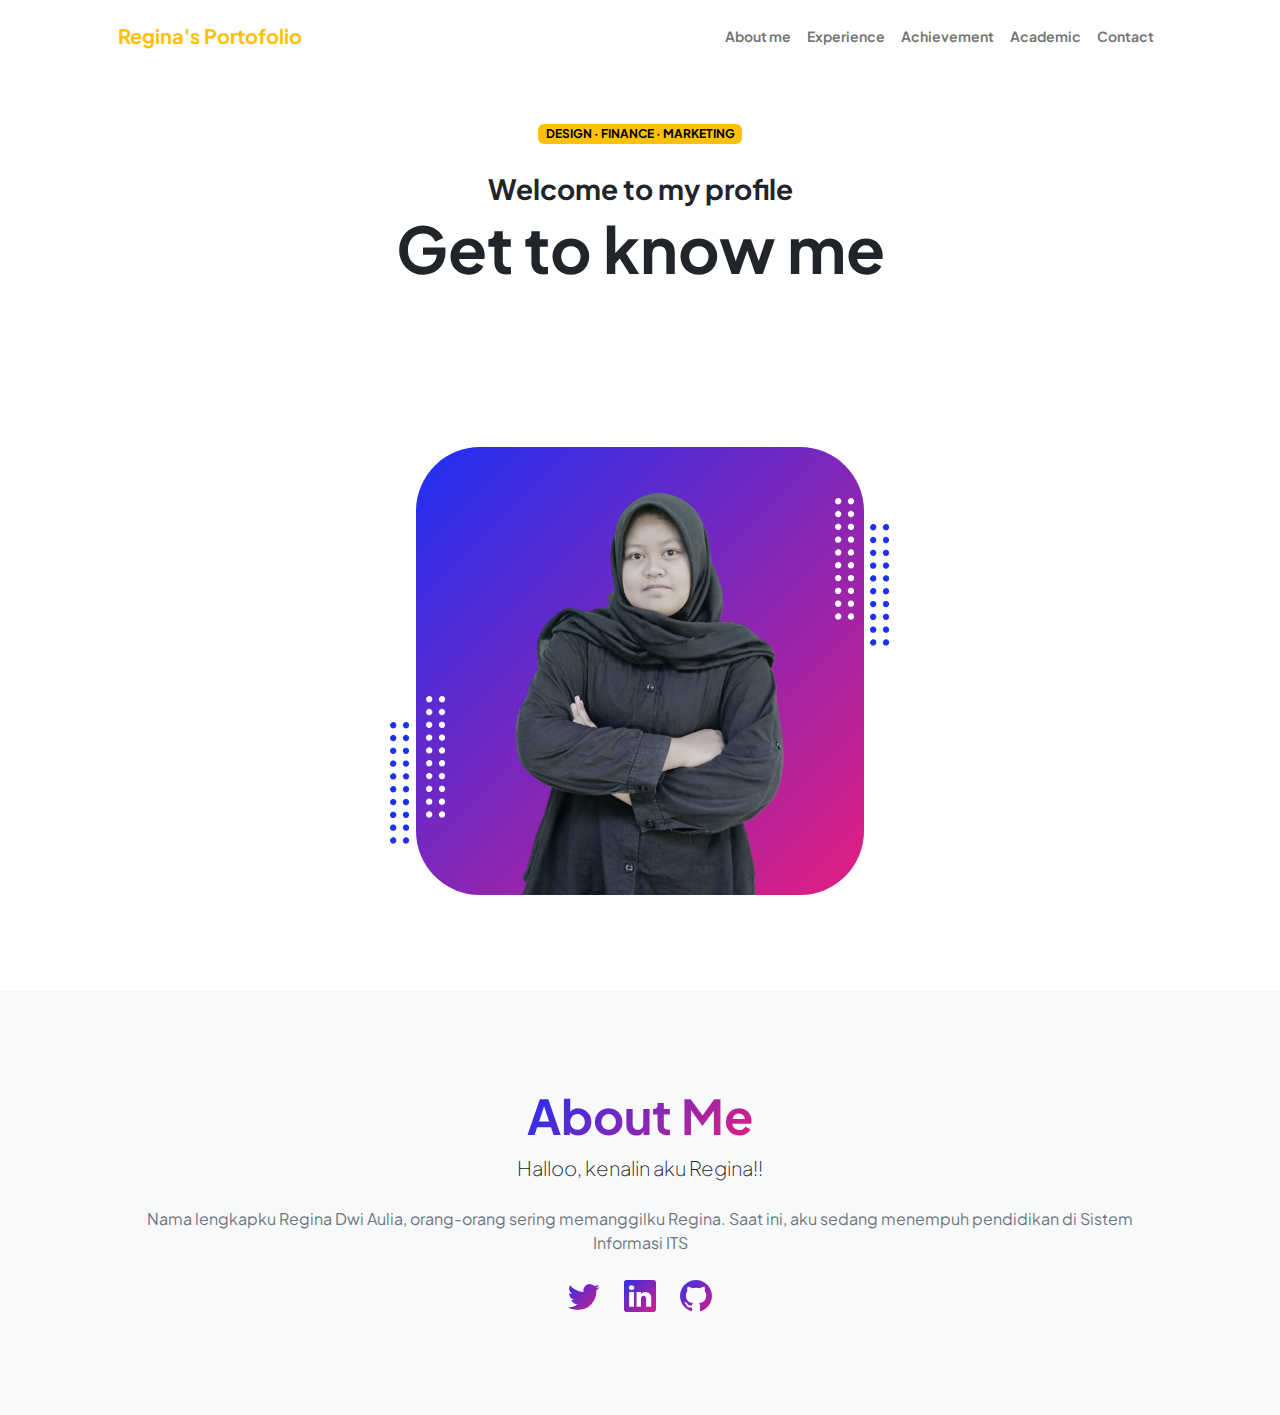
<file: index.html>
<!DOCTYPE html>
<html lang="en">
    <head>
        <meta charset="utf-8" />
        <meta name="viewport" content="width=device-width, initial-scale=1, shrink-to-fit=no" />
        <meta name="description" content="" />
        <meta name="author" content="" />
        <title>Personal - Start Bootstrap Theme</title>
        <!-- Favicon-->
        <link rel="icon" type="image/x-icon" href="assets/favicon.ico" />
        <!-- Custom Google font-->
        <link rel="preconnect" href="https://fonts.googleapis.com" />
        <link rel="preconnect" href="https://fonts.gstatic.com" crossorigin />
        <link href="https://fonts.googleapis.com/css2?family=Plus+Jakarta+Sans:wght@100;200;300;400;500;600;700;800;900&amp;display=swap" rel="stylesheet" />
        <!-- Bootstrap icons-->
        <link href="https://cdn.jsdelivr.net/npm/bootstrap-icons@1.8.1/font/bootstrap-icons.css" rel="stylesheet" />
        <!-- Core theme CSS (includes Bootstrap)-->
        <link href="css/styles.css" rel="stylesheet" />
    </head>
    <body class="d-flex flex-column h-100">
        <main class="flex-shrink-0">
            <!-- Navigation-->
            <nav class="navbar navbar-expand-lg navbar-light bg-white py-3">
                <div class="container px-5">
                    <a class="navbar-brand" href="index.html"><span class="fw-bolder text-warning">Regina's Portofolio</span></a>
                    <button class="navbar-toggler" type="button" data-bs-toggle="collapse" data-bs-target="#navbarSupportedContent" aria-controls="navbarSupportedContent" aria-expanded="false" aria-label="Toggle navigation"><span class="navbar-toggler-icon"></span></button>
                    <div class="collapse navbar-collapse" id="navbarSupportedContent">
                        <ul class="navbar-nav ms-auto mb-2 mb-lg-0 small fw-bolder">
                            <li class="nav-item"><a class="nav-link" href="index.html">About me</a></li>
                            <li class="nav-item"><a class="nav-link" href="resume.html">Experience</a></li>
                            <li class="nav-item"><a class="nav-link" href="projects.html">Achievement</a></li>
                            <li class="nav-item"><a class="nav-link" href="academic.html">Academic</a></li>
                            <li class="nav-item"><a class="nav-link" href="contact.html">Contact</a></li>
                        </ul>
                    </div>
                </div>
            </nav>
            <!-- Header-->
            <header class="py-5">
                <div class="container px-5 pb-5">
                    <div class="row gx-5 align-items-center">
                        <div class="col-xxl-5">
                            <!-- Header text content-->
                            <div class="text-center text-xxl-start">
                                <div class="badge bg-gradient-warning-to-secondary text-bg-warning mb-4"><div class="text-uppercase">Design &middot; Finance &middot; Marketing</div></div>
                                <div class="fs-3 fw-bold text">Welcome to my profile</div>
                                <h1 class="display-3 fw-bolder mb-5"><span style="back;" class=" d-inline">Get to know me</span></h1>
                            </div>
                        </div>
                        <div class="col-xxl-7">
                            <!-- Header profile picture-->
                            <div class="d-flex justify-content-center mt-5 mt-xxl-0">
                                <div class="profile bg-gradient-primary-to-secondary">
                                    <!-- TIP: For best results, use a photo with a transparent background like the demo example below-->
                                    <!-- Watch a tutorial on how to do this on YouTube (link)-->
                                    <img class="profile-img" src="assets/fotogina.png" alt="..." />
                                    <div class="dots-1">
                                        <!-- SVG Dots-->
                                        <svg version="1.1" xmlns="http://www.w3.org/2000/svg" xmlns:xlink="http://www.w3.org/1999/xlink" x="0px" y="0px" viewBox="0 0 191.6 1215.4" style="enable-background: new 0 0 191.6 1215.4" xml:space="preserve">
                                            <g transform="translate(0.000000,1280.000000) scale(0.100000,-0.100000)">
                                                <path d="M227.7,12788.6c-105-35-200-141-222-248c-43-206,163-412,369-369c155,32,275,190,260,339c-11,105-90,213-190,262        C383.7,12801.6,289.7,12808.6,227.7,12788.6z"></path>
                                                <path d="M1507.7,12788.6c-151-50-253-216-222-362c25-119,136-230,254-255c194-41,395,142,375,339c-11,105-90,213-190,262        C1663.7,12801.6,1569.7,12808.6,1507.7,12788.6z"></path>
                                                <path d="M227.7,11508.6c-105-35-200-141-222-248c-43-206,163-412,369-369c155,32,275,190,260,339c-11,105-90,213-190,262        C383.7,11521.6,289.7,11528.6,227.7,11508.6z"></path>
                                                <path d="M1507.7,11508.6c-151-50-253-216-222-362c25-119,136-230,254-255c194-41,395,142,375,339c-11,105-90,213-190,262        C1663.7,11521.6,1569.7,11528.6,1507.7,11508.6z"></path>
                                                <path d="M227.7,10228.6c-105-35-200-141-222-248c-43-206,163-412,369-369c155,32,275,190,260,339c-11,105-90,213-190,262        C383.7,10241.6,289.7,10248.6,227.7,10228.6z"></path>
                                                <path d="M1507.7,10228.6c-105-35-200-141-222-248c-43-206,163-412,369-369c155,32,275,190,260,339c-11,105-90,213-190,262        C1663.7,10241.6,1569.7,10248.6,1507.7,10228.6z"></path>
                                                <path d="M227.7,8948.6c-105-35-200-141-222-248c-43-206,163-412,369-369c155,32,275,190,260,339c-11,105-90,213-190,262        C383.7,8961.6,289.7,8968.6,227.7,8948.6z"></path>
                                                <path d="M1507.7,8948.6c-105-35-200-141-222-248c-43-206,163-412,369-369c155,32,275,190,260,339c-11,105-90,213-190,262        C1663.7,8961.6,1569.7,8968.6,1507.7,8948.6z"></path>
                                                <path d="M227.7,7668.6c-105-35-200-141-222-248c-43-206,163-412,369-369c155,32,275,190,260,339c-11,105-90,213-190,262        C383.7,7681.6,289.7,7688.6,227.7,7668.6z"></path>
                                                <path d="M1507.7,7668.6c-105-35-200-141-222-248c-43-206,163-412,369-369c155,32,275,190,260,339c-11,105-90,213-190,262        C1663.7,7681.6,1569.7,7688.6,1507.7,7668.6z"></path>
                                                <path d="M227.7,6388.6c-105-35-200-141-222-248c-43-206,163-412,369-369c155,32,275,190,260,339c-11,105-90,213-190,262        C383.7,6401.6,289.7,6408.6,227.7,6388.6z"></path>
                                                <path d="M1507.7,6388.6c-105-35-200-141-222-248c-43-206,163-412,369-369c155,32,275,190,260,339c-11,105-90,213-190,262        C1663.7,6401.6,1569.7,6408.6,1507.7,6388.6z"></path>
                                                <path d="M227.7,5108.6c-105-35-200-141-222-248c-43-206,163-412,369-369c155,32,275,190,260,339c-11,105-90,213-190,262        C383.7,5121.6,289.7,5128.6,227.7,5108.6z"></path>
                                                <path d="M1507.7,5108.6c-105-35-200-141-222-248c-43-206,163-412,369-369c155,32,275,190,260,339c-11,105-90,213-190,262        C1663.7,5121.6,1569.7,5128.6,1507.7,5108.6z"></path>
                                                <path d="M227.7,3828.6c-105-35-200-141-222-248c-43-206,163-412,369-369c155,32,275,190,260,339c-11,105-90,213-190,262        C383.7,3841.6,289.7,3848.6,227.7,3828.6z"></path>
                                                <path d="M1507.7,3828.6c-105-35-200-141-222-248c-43-206,163-412,369-369c155,32,275,190,260,339c-11,105-90,213-190,262        C1663.7,3841.6,1569.7,3848.6,1507.7,3828.6z"></path>
                                                <path d="M227.7,2548.6c-105-35-200-141-222-248c-43-206,163-412,369-369c155,32,275,190,260,339c-11,105-90,213-190,262        C383.7,2561.6,289.7,2568.6,227.7,2548.6z"></path>
                                                <path d="M1507.7,2548.6c-105-35-200-141-222-248c-43-206,163-412,369-369c155,32,275,190,260,339c-11,105-90,213-190,262        C1663.7,2561.6,1569.7,2568.6,1507.7,2548.6z"></path>
                                                <path d="M227.7,1268.6c-105-35-200-141-222-248c-43-206,163-412,369-369c155,32,275,190,260,339c-11,105-90,213-190,262        C383.7,1281.6,289.7,1288.6,227.7,1268.6z"></path>
                                                <path d="M1507.7,1268.6c-105-35-200-141-222-248c-43-206,163-412,369-369c155,32,275,190,260,339c-11,105-90,213-190,262        C1663.7,1281.6,1569.7,1288.6,1507.7,1268.6z"></path>
                                            </g>
                                        </svg>
                                        <!-- END of SVG dots-->
                                    </div>
                                    <div class="dots-2">
                                        <!-- SVG Dots-->
                                        <svg version="1.1" xmlns="http://www.w3.org/2000/svg" xmlns:xlink="http://www.w3.org/1999/xlink" x="0px" y="0px" viewBox="0 0 191.6 1215.4" style="enable-background: new 0 0 191.6 1215.4" xml:space="preserve">
                                            <g transform="translate(0.000000,1280.000000) scale(0.100000,-0.100000)">
                                                <path d="M227.7,12788.6c-105-35-200-141-222-248c-43-206,163-412,369-369c155,32,275,190,260,339c-11,105-90,213-190,262        C383.7,12801.6,289.7,12808.6,227.7,12788.6z"></path>
                                                <path d="M1507.7,12788.6c-151-50-253-216-222-362c25-119,136-230,254-255c194-41,395,142,375,339c-11,105-90,213-190,262        C1663.7,12801.6,1569.7,12808.6,1507.7,12788.6z"></path>
                                                <path d="M227.7,11508.6c-105-35-200-141-222-248c-43-206,163-412,369-369c155,32,275,190,260,339c-11,105-90,213-190,262        C383.7,11521.6,289.7,11528.6,227.7,11508.6z"></path>
                                                <path d="M1507.7,11508.6c-151-50-253-216-222-362c25-119,136-230,254-255c194-41,395,142,375,339c-11,105-90,213-190,262        C1663.7,11521.6,1569.7,11528.6,1507.7,11508.6z"></path>
                                                <path d="M227.7,10228.6c-105-35-200-141-222-248c-43-206,163-412,369-369c155,32,275,190,260,339c-11,105-90,213-190,262        C383.7,10241.6,289.7,10248.6,227.7,10228.6z"></path>
                                                <path d="M1507.7,10228.6c-105-35-200-141-222-248c-43-206,163-412,369-369c155,32,275,190,260,339c-11,105-90,213-190,262        C1663.7,10241.6,1569.7,10248.6,1507.7,10228.6z"></path>
                                                <path d="M227.7,8948.6c-105-35-200-141-222-248c-43-206,163-412,369-369c155,32,275,190,260,339c-11,105-90,213-190,262        C383.7,8961.6,289.7,8968.6,227.7,8948.6z"></path>
                                                <path d="M1507.7,8948.6c-105-35-200-141-222-248c-43-206,163-412,369-369c155,32,275,190,260,339c-11,105-90,213-190,262        C1663.7,8961.6,1569.7,8968.6,1507.7,8948.6z"></path>
                                                <path d="M227.7,7668.6c-105-35-200-141-222-248c-43-206,163-412,369-369c155,32,275,190,260,339c-11,105-90,213-190,262        C383.7,7681.6,289.7,7688.6,227.7,7668.6z"></path>
                                                <path d="M1507.7,7668.6c-105-35-200-141-222-248c-43-206,163-412,369-369c155,32,275,190,260,339c-11,105-90,213-190,262        C1663.7,7681.6,1569.7,7688.6,1507.7,7668.6z"></path>
                                                <path d="M227.7,6388.6c-105-35-200-141-222-248c-43-206,163-412,369-369c155,32,275,190,260,339c-11,105-90,213-190,262        C383.7,6401.6,289.7,6408.6,227.7,6388.6z"></path>
                                                <path d="M1507.7,6388.6c-105-35-200-141-222-248c-43-206,163-412,369-369c155,32,275,190,260,339c-11,105-90,213-190,262        C1663.7,6401.6,1569.7,6408.6,1507.7,6388.6z"></path>
                                                <path d="M227.7,5108.6c-105-35-200-141-222-248c-43-206,163-412,369-369c155,32,275,190,260,339c-11,105-90,213-190,262        C383.7,5121.6,289.7,5128.6,227.7,5108.6z"></path>
                                                <path d="M1507.7,5108.6c-105-35-200-141-222-248c-43-206,163-412,369-369c155,32,275,190,260,339c-11,105-90,213-190,262        C1663.7,5121.6,1569.7,5128.6,1507.7,5108.6z"></path>
                                                <path d="M227.7,3828.6c-105-35-200-141-222-248c-43-206,163-412,369-369c155,32,275,190,260,339c-11,105-90,213-190,262        C383.7,3841.6,289.7,3848.6,227.7,3828.6z"></path>
                                                <path d="M1507.7,3828.6c-105-35-200-141-222-248c-43-206,163-412,369-369c155,32,275,190,260,339c-11,105-90,213-190,262        C1663.7,3841.6,1569.7,3848.6,1507.7,3828.6z"></path>
                                                <path d="M227.7,2548.6c-105-35-200-141-222-248c-43-206,163-412,369-369c155,32,275,190,260,339c-11,105-90,213-190,262        C383.7,2561.6,289.7,2568.6,227.7,2548.6z"></path>
                                                <path d="M1507.7,2548.6c-105-35-200-141-222-248c-43-206,163-412,369-369c155,32,275,190,260,339c-11,105-90,213-190,262        C1663.7,2561.6,1569.7,2568.6,1507.7,2548.6z"></path>
                                                <path d="M227.7,1268.6c-105-35-200-141-222-248c-43-206,163-412,369-369c155,32,275,190,260,339c-11,105-90,213-190,262        C383.7,1281.6,289.7,1288.6,227.7,1268.6z"></path>
                                                <path d="M1507.7,1268.6c-105-35-200-141-222-248c-43-206,163-412,369-369c155,32,275,190,260,339c-11,105-90,213-190,262        C1663.7,1281.6,1569.7,1288.6,1507.7,1268.6z"></path>
                                            </g>
                                        </svg>
                                        <!-- END of SVG dots-->
                                    </div>
                                    <div class="dots-3">
                                        <!-- SVG Dots-->
                                        <svg version="1.1" xmlns="http://www.w3.org/2000/svg" xmlns:xlink="http://www.w3.org/1999/xlink" x="0px" y="0px" viewBox="0 0 191.6 1215.4" style="enable-background: new 0 0 191.6 1215.4" xml:space="preserve">
                                            <g transform="translate(0.000000,1280.000000) scale(0.100000,-0.100000)">
                                                <path d="M227.7,12788.6c-105-35-200-141-222-248c-43-206,163-412,369-369c155,32,275,190,260,339c-11,105-90,213-190,262        C383.7,12801.6,289.7,12808.6,227.7,12788.6z"></path>
                                                <path d="M1507.7,12788.6c-151-50-253-216-222-362c25-119,136-230,254-255c194-41,395,142,375,339c-11,105-90,213-190,262        C1663.7,12801.6,1569.7,12808.6,1507.7,12788.6z"></path>
                                                <path d="M227.7,11508.6c-105-35-200-141-222-248c-43-206,163-412,369-369c155,32,275,190,260,339c-11,105-90,213-190,262        C383.7,11521.6,289.7,11528.6,227.7,11508.6z"></path>
                                                <path d="M1507.7,11508.6c-151-50-253-216-222-362c25-119,136-230,254-255c194-41,395,142,375,339c-11,105-90,213-190,262        C1663.7,11521.6,1569.7,11528.6,1507.7,11508.6z"></path>
                                                <path d="M227.7,10228.6c-105-35-200-141-222-248c-43-206,163-412,369-369c155,32,275,190,260,339c-11,105-90,213-190,262        C383.7,10241.6,289.7,10248.6,227.7,10228.6z"></path>
                                                <path d="M1507.7,10228.6c-105-35-200-141-222-248c-43-206,163-412,369-369c155,32,275,190,260,339c-11,105-90,213-190,262        C1663.7,10241.6,1569.7,10248.6,1507.7,10228.6z"></path>
                                                <path d="M227.7,8948.6c-105-35-200-141-222-248c-43-206,163-412,369-369c155,32,275,190,260,339c-11,105-90,213-190,262        C383.7,8961.6,289.7,8968.6,227.7,8948.6z"></path>
                                                <path d="M1507.7,8948.6c-105-35-200-141-222-248c-43-206,163-412,369-369c155,32,275,190,260,339c-11,105-90,213-190,262        C1663.7,8961.6,1569.7,8968.6,1507.7,8948.6z"></path>
                                                <path d="M227.7,7668.6c-105-35-200-141-222-248c-43-206,163-412,369-369c155,32,275,190,260,339c-11,105-90,213-190,262        C383.7,7681.6,289.7,7688.6,227.7,7668.6z"></path>
                                                <path d="M1507.7,7668.6c-105-35-200-141-222-248c-43-206,163-412,369-369c155,32,275,190,260,339c-11,105-90,213-190,262        C1663.7,7681.6,1569.7,7688.6,1507.7,7668.6z"></path>
                                                <path d="M227.7,6388.6c-105-35-200-141-222-248c-43-206,163-412,369-369c155,32,275,190,260,339c-11,105-90,213-190,262        C383.7,6401.6,289.7,6408.6,227.7,6388.6z"></path>
                                                <path d="M1507.7,6388.6c-105-35-200-141-222-248c-43-206,163-412,369-369c155,32,275,190,260,339c-11,105-90,213-190,262        C1663.7,6401.6,1569.7,6408.6,1507.7,6388.6z"></path>
                                                <path d="M227.7,5108.6c-105-35-200-141-222-248c-43-206,163-412,369-369c155,32,275,190,260,339c-11,105-90,213-190,262        C383.7,5121.6,289.7,5128.6,227.7,5108.6z"></path>
                                                <path d="M1507.7,5108.6c-105-35-200-141-222-248c-43-206,163-412,369-369c155,32,275,190,260,339c-11,105-90,213-190,262        C1663.7,5121.6,1569.7,5128.6,1507.7,5108.6z"></path>
                                                <path d="M227.7,3828.6c-105-35-200-141-222-248c-43-206,163-412,369-369c155,32,275,190,260,339c-11,105-90,213-190,262        C383.7,3841.6,289.7,3848.6,227.7,3828.6z"></path>
                                                <path d="M1507.7,3828.6c-105-35-200-141-222-248c-43-206,163-412,369-369c155,32,275,190,260,339c-11,105-90,213-190,262        C1663.7,3841.6,1569.7,3848.6,1507.7,3828.6z"></path>
                                                <path d="M227.7,2548.6c-105-35-200-141-222-248c-43-206,163-412,369-369c155,32,275,190,260,339c-11,105-90,213-190,262        C383.7,2561.6,289.7,2568.6,227.7,2548.6z"></path>
                                                <path d="M1507.7,2548.6c-105-35-200-141-222-248c-43-206,163-412,369-369c155,32,275,190,260,339c-11,105-90,213-190,262        C1663.7,2561.6,1569.7,2568.6,1507.7,2548.6z"></path>
                                                <path d="M227.7,1268.6c-105-35-200-141-222-248c-43-206,163-412,369-369c155,32,275,190,260,339c-11,105-90,213-190,262        C383.7,1281.6,289.7,1288.6,227.7,1268.6z"></path>
                                                <path d="M1507.7,1268.6c-105-35-200-141-222-248c-43-206,163-412,369-369c155,32,275,190,260,339c-11,105-90,213-190,262        C1663.7,1281.6,1569.7,1288.6,1507.7,1268.6z"></path>
                                            </g>
                                        </svg>
                                        <!-- END of SVG dots-->
                                    </div>
                                    <div class="dots-4">
                                        <!-- SVG Dots-->
                                        <svg version="1.1" xmlns="http://www.w3.org/2000/svg" xmlns:xlink="http://www.w3.org/1999/xlink" x="0px" y="0px" viewBox="0 0 191.6 1215.4" style="enable-background: new 0 0 191.6 1215.4" xml:space="preserve">
                                            <g transform="translate(0.000000,1280.000000) scale(0.100000,-0.100000)">
                                                <path d="M227.7,12788.6c-105-35-200-141-222-248c-43-206,163-412,369-369c155,32,275,190,260,339c-11,105-90,213-190,262        C383.7,12801.6,289.7,12808.6,227.7,12788.6z"></path>
                                                <path d="M1507.7,12788.6c-151-50-253-216-222-362c25-119,136-230,254-255c194-41,395,142,375,339c-11,105-90,213-190,262        C1663.7,12801.6,1569.7,12808.6,1507.7,12788.6z"></path>
                                                <path d="M227.7,11508.6c-105-35-200-141-222-248c-43-206,163-412,369-369c155,32,275,190,260,339c-11,105-90,213-190,262        C383.7,11521.6,289.7,11528.6,227.7,11508.6z"></path>
                                                <path d="M1507.7,11508.6c-151-50-253-216-222-362c25-119,136-230,254-255c194-41,395,142,375,339c-11,105-90,213-190,262        C1663.7,11521.6,1569.7,11528.6,1507.7,11508.6z"></path>
                                                <path d="M227.7,10228.6c-105-35-200-141-222-248c-43-206,163-412,369-369c155,32,275,190,260,339c-11,105-90,213-190,262        C383.7,10241.6,289.7,10248.6,227.7,10228.6z"></path>
                                                <path d="M1507.7,10228.6c-105-35-200-141-222-248c-43-206,163-412,369-369c155,32,275,190,260,339c-11,105-90,213-190,262        C1663.7,10241.6,1569.7,10248.6,1507.7,10228.6z"></path>
                                                <path d="M227.7,8948.6c-105-35-200-141-222-248c-43-206,163-412,369-369c155,32,275,190,260,339c-11,105-90,213-190,262        C383.7,8961.6,289.7,8968.6,227.7,8948.6z"></path>
                                                <path d="M1507.7,8948.6c-105-35-200-141-222-248c-43-206,163-412,369-369c155,32,275,190,260,339c-11,105-90,213-190,262        C1663.7,8961.6,1569.7,8968.6,1507.7,8948.6z"></path>
                                                <path d="M227.7,7668.6c-105-35-200-141-222-248c-43-206,163-412,369-369c155,32,275,190,260,339c-11,105-90,213-190,262        C383.7,7681.6,289.7,7688.6,227.7,7668.6z"></path>
                                                <path d="M1507.7,7668.6c-105-35-200-141-222-248c-43-206,163-412,369-369c155,32,275,190,260,339c-11,105-90,213-190,262        C1663.7,7681.6,1569.7,7688.6,1507.7,7668.6z"></path>
                                                <path d="M227.7,6388.6c-105-35-200-141-222-248c-43-206,163-412,369-369c155,32,275,190,260,339c-11,105-90,213-190,262        C383.7,6401.6,289.7,6408.6,227.7,6388.6z"></path>
                                                <path d="M1507.7,6388.6c-105-35-200-141-222-248c-43-206,163-412,369-369c155,32,275,190,260,339c-11,105-90,213-190,262        C1663.7,6401.6,1569.7,6408.6,1507.7,6388.6z"></path>
                                                <path d="M227.7,5108.6c-105-35-200-141-222-248c-43-206,163-412,369-369c155,32,275,190,260,339c-11,105-90,213-190,262        C383.7,5121.6,289.7,5128.6,227.7,5108.6z"></path>
                                                <path d="M1507.7,5108.6c-105-35-200-141-222-248c-43-206,163-412,369-369c155,32,275,190,260,339c-11,105-90,213-190,262        C1663.7,5121.6,1569.7,5128.6,1507.7,5108.6z"></path>
                                                <path d="M227.7,3828.6c-105-35-200-141-222-248c-43-206,163-412,369-369c155,32,275,190,260,339c-11,105-90,213-190,262        C383.7,3841.6,289.7,3848.6,227.7,3828.6z"></path>
                                                <path d="M1507.7,3828.6c-105-35-200-141-222-248c-43-206,163-412,369-369c155,32,275,190,260,339c-11,105-90,213-190,262        C1663.7,3841.6,1569.7,3848.6,1507.7,3828.6z"></path>
                                                <path d="M227.7,2548.6c-105-35-200-141-222-248c-43-206,163-412,369-369c155,32,275,190,260,339c-11,105-90,213-190,262        C383.7,2561.6,289.7,2568.6,227.7,2548.6z"></path>
                                                <path d="M1507.7,2548.6c-105-35-200-141-222-248c-43-206,163-412,369-369c155,32,275,190,260,339c-11,105-90,213-190,262        C1663.7,2561.6,1569.7,2568.6,1507.7,2548.6z"></path>
                                                <path d="M227.7,1268.6c-105-35-200-141-222-248c-43-206,163-412,369-369c155,32,275,190,260,339c-11,105-90,213-190,262        C383.7,1281.6,289.7,1288.6,227.7,1268.6z"></path>
                                                <path d="M1507.7,1268.6c-105-35-200-141-222-248c-43-206,163-412,369-369c155,32,275,190,260,339c-11,105-90,213-190,262        C1663.7,1281.6,1569.7,1288.6,1507.7,1268.6z"></path>
                                            </g>
                                        </svg>
                                        <!-- END of SVG dots-->
                                    </div>
                                </div>
                            </div>
                        </div>
                    </div>
                </div>
            </header>
            <!-- About Section-->
            <section class="bg-light py-5">
                <div class="container px-5">
                    <div class="row gx-5 justify-content-center">
                        <div class="col-xxl-8">
                            <div class="text-center my-5">
                                <h2 class="display-5 fw-bolder"><span class="text-gradient d-inline">About Me</span></h2>
                                <p class="lead fw-light mb-4">Halloo, kenalin aku Regina!!</p>
                                <p class="text-muted">Nama lengkapku Regina Dwi Aulia, orang-orang sering memanggilku Regina. Saat ini, aku sedang menempuh pendidikan di Sistem Informasi ITS </p>
                                <div class="d-flex justify-content-center fs-2 gap-4">
                                    <a class="text-gradient" href="#!"><i class="bi bi-twitter"></i></a>
                                    <a class="text-gradient" href="https://www.linkedin.com/in/regina-dwi-aulia-5a02b2256/" target="_blank"><i class="bi bi-linkedin"></i></a>
                                    <a class="text-gradient" href="#!"><i class="bi bi-github"></i></a>
                                </div>
                            </div>
                        </div>
                    </div>
                </div>
            </section>
        </main>
        <!-- Footer-->

        <!-- Bootstrap core JS-->
        <script src="https://cdn.jsdelivr.net/npm/bootstrap@5.2.3/dist/js/bootstrap.bundle.min.js"></script>
        <!-- Core theme JS-->
        <script src="js/scripts.js"></script>
    </body>
</html>
</file>
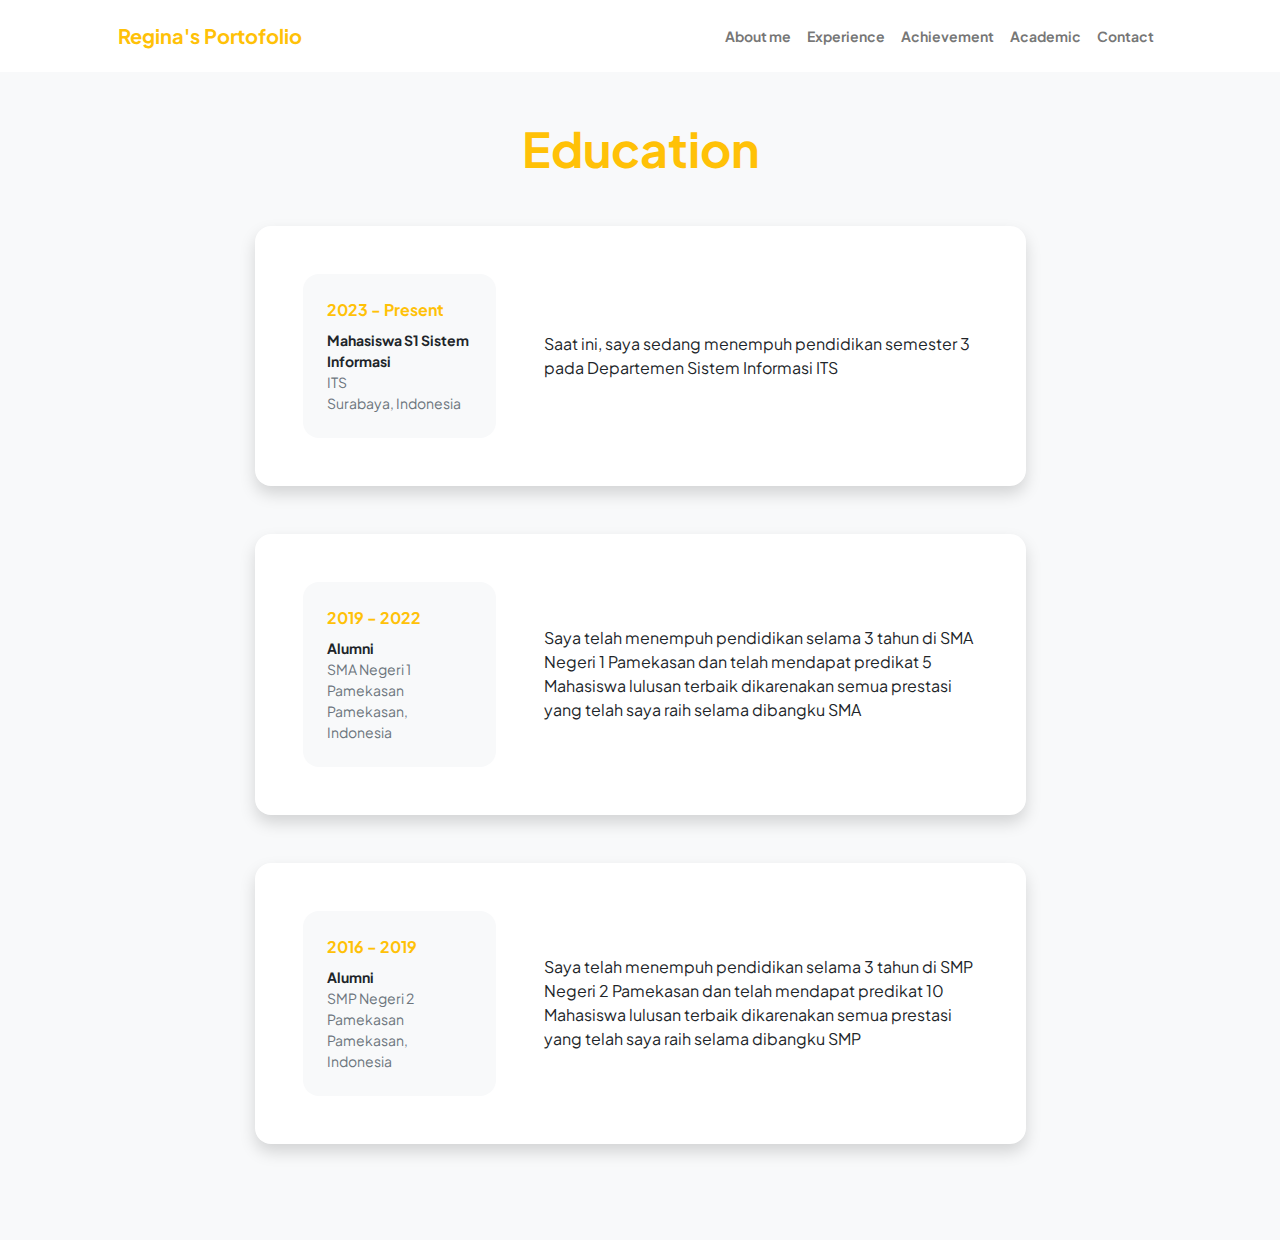
<file: academic.html>
<!DOCTYPE html>
<html lang="en">

<head>
    <meta charset="utf-8" />
    <meta name="viewport" content="width=device-width, initial-scale=1, shrink-to-fit=no" />
    <meta name="description" content="" />
    <meta name="author" content="" />
    <title>Personal - Start Bootstrap Template</title>
    <!-- Favicon-->
    <link rel="icon" type="image/x-icon" href="assets/favicon.ico" />
    <!-- Custom Google font-->
    <link rel="preconnect" href="https://fonts.googleapis.com" />
    <link rel="preconnect" href="https://fonts.gstatic.com" crossorigin />
    <link
        href="https://fonts.googleapis.com/css2?family=Plus+Jakarta+Sans:wght@100;200;300;400;500;600;700;800;900&amp;display=swap"
        rel="stylesheet" />
    <!-- Bootstrap icons-->
    <link href="https://cdn.jsdelivr.net/npm/bootstrap-icons@1.8.1/font/bootstrap-icons.css" rel="stylesheet" />
    <!-- Core theme CSS (includes Bootstrap)-->
    <link href="css/styles.css" rel="stylesheet" />
</head>

<body class="d-flex flex-column h-100 bg-light">
    <main class="flex-shrink-0">
        <!-- Navigation-->
        <nav class="navbar navbar-expand-lg navbar-light bg-white py-3">
            <div class="container px-5">
                <a class="navbar-brand" href="index.html"><span class="fw-bolder text-warning">Regina's Portofolio</span></a>
                <button class="navbar-toggler" type="button" data-bs-toggle="collapse"
                    data-bs-target="#navbarSupportedContent" aria-controls="navbarSupportedContent"
                    aria-expanded="false" aria-label="Toggle navigation"><span
                        class="navbar-toggler-icon"></span></button>
                <div class="collapse navbar-collapse" id="navbarSupportedContent">
                    <ul class="navbar-nav ms-auto mb-2 mb-lg-0 small fw-bolder">
                        <li class="nav-item"><a class="nav-link" href="index.html">About me</a></li>
                        <li class="nav-item"><a class="nav-link" href="resume.html">Experience</a></li>
                        <li class="nav-item"><a class="nav-link" href="projects.html">Achievement</a></li>
                        <li class="nav-item"><a class="nav-link" href="academic.html">Academic</a></li>
                        <li class="nav-item"><a class="nav-link" href="contact.html">Contact</a></li>
                    </ul>
                </div>
            </div>
        </nav>
        <!-- Page Content-->
        <div class="container px-5 my-5">
            <div class="text-center mb-5">
                <h1 class="display-5 fw-bolder text-warning"><span class="text text-warning">Education</span></h1>
            </div>
            <div class="row gx-5 justify-content-center">
                <div class="col-lg-11 col-xl-9 col-xxl-8">
                    <!-- Experience Section-->
                    <section>
                        <!-- Experience Card 1-->
                        <div class="card shadow border-0 rounded-4 mb-5">
                            <div class="card-body p-5">
                                <div class="row align-items-center gx-5">
                                    <div class="col text-center text-lg-start mb-4 mb-lg-0">
                                        <div class="bg-light p-4 rounded-4">
                                            <div class="text-warning fw-bolder mb-2">2023 - Present</div>
                                            <div class="small fw-bolder">Mahasiswa S1 Sistem Informasi</div>
                                            <div class="small text-muted">ITS</div>
                                            <div class="small text-muted">Surabaya, Indonesia</div>
                                        </div>
                                    </div>
                                    <div class="col-lg-8">
                                        <div>Saat ini, saya sedang menempuh pendidikan semester 3 pada Departemen Sistem Informasi ITS</div>
                                    </div>
                                </div>
                            </div>
                        </div>
                        <!-- Experience Card 2-->
                        <div class="card shadow border-0 rounded-4 mb-5">
                            <div class="card-body p-5">
                                <div class="row align-items-center gx-5">
                                    <div class="col text-center text-lg-start mb-4 mb-lg-0">
                                        <div class="bg-light p-4 rounded-4">
                                            <div class="text-warning fw-bolder mb-2">2019 - 2022</div>
                                            <div class="small fw-bolder">Alumni</div>
                                            <div class="small text-muted">SMA Negeri 1 Pamekasan</div>
                                            <div class="small text-muted">Pamekasan, Indonesia</div>
                                        </div>
                                    </div>
                                    <div class="col-lg-8">
                                        <div>Saya telah menempuh pendidikan selama 3 tahun di SMA Negeri 1 Pamekasan dan telah mendapat predikat 5 Mahasiswa lulusan terbaik dikarenakan semua prestasi yang telah saya raih selama dibangku SMA </div>
                                    </div>
                                </div>
                            </div>
                        </div>
                    </section>
                     <!-- Experience Card 3-->
                     <div class="card shadow border-0 rounded-4 mb-5">
                        <div class="card-body p-5">
                            <div class="row align-items-center gx-5">
                                <div class="col text-center text-lg-start mb-4 mb-lg-0">
                                    <div class="bg-light p-4 rounded-4">
                                        <div class="text-warning fw-bolder mb-2">2016 - 2019</div>
                                        <div class="small fw-bolder">Alumni</div>
                                        <div class="small text-muted">SMP Negeri 2 Pamekasan</div>
                                        <div class="small text-muted">Pamekasan, Indonesia</div>
                                    </div>
                                </div>
                                <div class="col-lg-8">
                                    <div>Saya telah menempuh pendidikan selama 3 tahun di SMP Negeri 2 Pamekasan dan telah mendapat predikat 10 Mahasiswa lulusan terbaik dikarenakan semua prestasi yang telah saya raih selama dibangku SMP </div>
                                </div>
                            </div>
                        </div>
                    </div>
                </section>
 
    <!-- Bootstrap core JS-->
    <script src="https://cdn.jsdelivr.net/npm/bootstrap@5.2.3/dist/js/bootstrap.bundle.min.js"></script>
    <!-- Core theme JS-->
    <script src="js/scripts.js"></script>
</body>

</html>
</file>
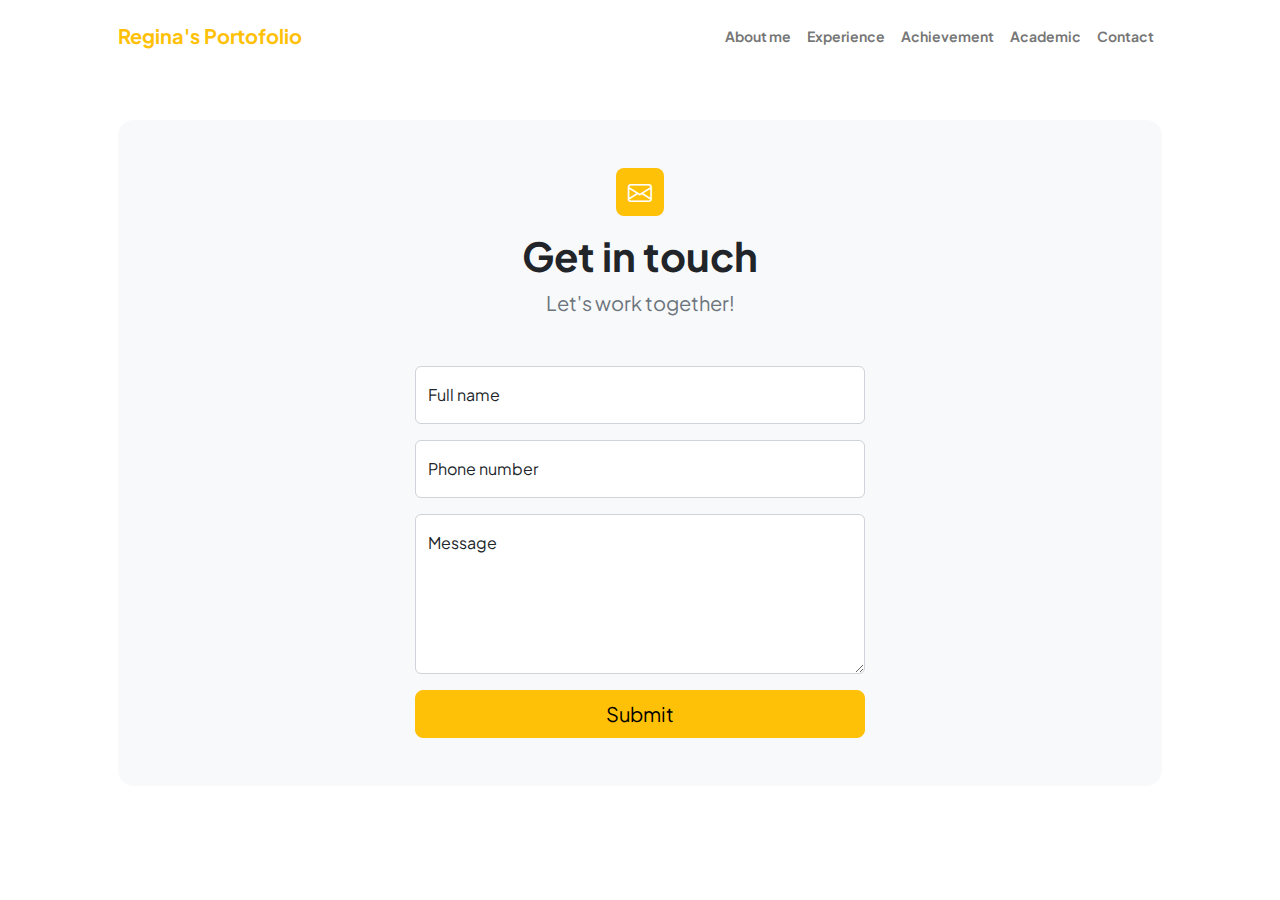
<file: contact.html>
<!DOCTYPE html>
<html lang="en">
    <head>
        <meta charset="utf-8" />
        <meta name="viewport" content="width=device-width, initial-scale=1, shrink-to-fit=no" />
        <meta name="description" content />
        <meta name="author" content />
        <title>Modern Business - Start Bootstrap Template</title>
        <!-- Favicon-->
        <link rel="icon" type="image/x-icon" href="assets/favicon.ico" />
        <!-- Custom Google font-->
        <link rel="preconnect" href="https://fonts.googleapis.com" />
        <link rel="preconnect" href="https://fonts.gstatic.com" crossorigin />
        <link href="https://fonts.googleapis.com/css2?family=Plus+Jakarta+Sans:wght@100;200;300;400;500;600;700;800;900&amp;display=swap" rel="stylesheet" />
        <!-- Bootstrap icons-->
        <link href="https://cdn.jsdelivr.net/npm/bootstrap-icons@1.8.1/font/bootstrap-icons.css" rel="stylesheet" />
        <!-- Core theme CSS (includes Bootstrap)-->
        <link href="css/styles.css" rel="stylesheet" />
    </head>
    <body class="d-flex flex-column">
        <main class="flex-shrink-0">
            <!-- Navigation-->
            <nav class="navbar navbar-expand-lg navbar-light bg-white py-3">
                <div class="container px-5">
                    <a class="navbar-brand" href="index.html"><span class="fw-bolder text-warning">Regina's Portofolio</span></a>
                    <button class="navbar-toggler" type="button" data-bs-toggle="collapse" data-bs-target="#navbarSupportedContent" aria-controls="navbarSupportedContent" aria-expanded="false" aria-label="Toggle navigation"><span class="navbar-toggler-icon"></span></button>
                    <div class="collapse navbar-collapse" id="navbarSupportedContent">
                        <ul class="navbar-nav ms-auto mb-2 mb-lg-0 small fw-bolder">
                            <li class="nav-item"><a class="nav-link" href="index.html">About me</a></li>
                            <li class="nav-item"><a class="nav-link" href="resume.html">Experience</a></li>
                            <li class="nav-item"><a class="nav-link" href="projects.html">Achievement</a></li>
                            <li class="nav-item"><a class="nav-link" href="academic.html">Academic</a></li>
                            <li class="nav-item"><a class="nav-link" href="contact.html">Contact</a></li>
                        </ul>
                    </div>
                </div>
            </nav>
            <!-- Page content-->
            <section class="py-5">
                <div class="container px-5">
                    <!-- Contact form-->
                    <div class="bg-light rounded-4 py-5 px-4 px-md-5">
                        <div class="text-center mb-5">
                            <div class="feature bg-warning bg-gradient-warning-to-secondary text-white rounded-3 mb-3"><i class="bi bi-envelope"></i></div>
                            <h1 class="fw-bolder">Get in touch</h1>
                            <p class="lead fw-normal text-muted mb-0">Let's work together!</p>
                        </div>
                        <div class="row gx-5 justify-content-center">
                            <div class="col-lg-8 col-xl-6">
                                <form id="contactForm">
                                    <!-- Name input -->
                                    <div class="form-floating mb-3">
                                        <input class="form-control" id="name" type="text" placeholder="Enter your name..." required />
                                        <label for="name">Full name</label>
                                        <div class="invalid-feedback" data-sb-feedback="name:required">Your name is required.</div>
                                    </div>
                                    <!-- Phone number input -->
                                    <div class="form-floating mb-3">
                                        <input class="form-control" id="phone" type="tel" placeholder="(123) 456-7890" required />
                                        <label for="phone">Phone number</label>
                                        <div class="invalid-feedback" data-sb-feedback="phone:required">A phone number is required.</div>
                                    </div>
                                    <!-- Message input -->
                                    <div class="form-floating mb-3">
                                        <textarea class="form-control" id="message" placeholder="Enter your message here..." style="height: 10rem" required></textarea>
                                        <label for="message">Message</label>
                                        <div class="invalid-feedback" data-sb-feedback="message:required">Your message is required.</div>
                                    </div>
                                    <!-- Submit Button -->
                                    <div class="d-grid">
                                        <button class="btn btn-warning btn-lg" id="submitButton" type="submit">Submit</button>
                                    </div>
                                </form>
                            </div>
                        </div>
                    
                        <script>
                            document.getElementById("contactForm").addEventListener("submit", function (event) {
                                event.preventDefault();
                                var name = document.getElementById('name').value;
                                var phone = document.getElementById('phone').value;
                                var message = document.getElementById('message').value;
                                
                                // Format the WhatsApp message
                                var whatsappMessage = "Hi, I'm " + name + ". My message is: " + message;
                            
                                
                                // Create the WhatsApp URL
                                var whatsappURL = "https://api.whatsapp.com/send?phone=+6285235855526&text=" + encodeURIComponent(whatsappMessage);
                                
                                // Redirect to WhatsApp
                                window.open(whatsappURL, '_blank');
                            });
                        </script>
                    </div>
                </div>
            </section>
        </main>
        <!-- Bootstrap core JS-->
        <script src="https://cdn.jsdelivr.net/npm/bootstrap@5.2.3/dist/js/bootstrap.bundle.min.js"></script>
        <!-- Core theme JS-->
        <script src="js/scripts.js"></script>
        <!-- * * * * * * * * * * * * * * * * * * * * * * * * * * * * * * * * * * * * * * * *-->
        <!-- * *                               SB Forms JS                               * *-->
        <!-- * * Activate your form at https://startbootstrap.com/solution/contact-forms * *-->
        <!-- * * * * * * * * * * * * * * * * * * * * * * * * * * * * * * * * * * * * * * * *-->
        <script src="https://cdn.startbootstrap.com/sb-forms-latest.js"></script>
    </body>
</html>
</file>
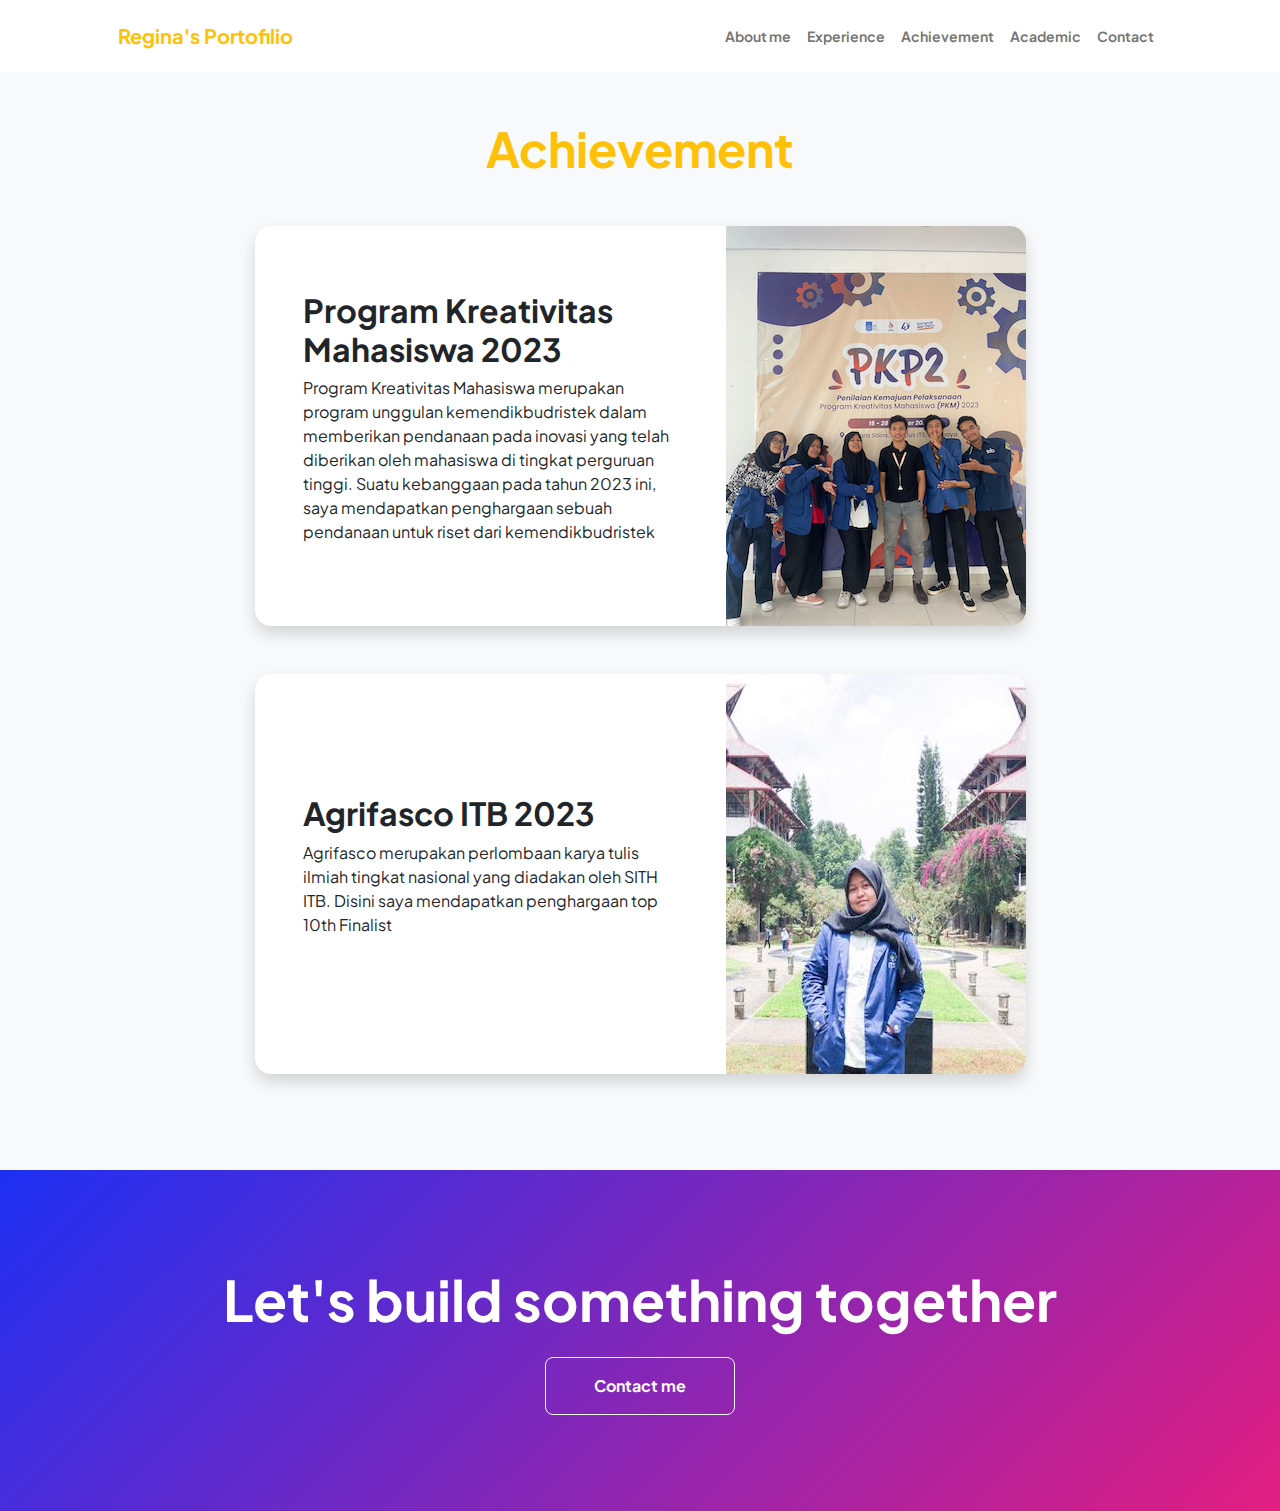
<file: projects.html>
<!DOCTYPE html>
<html lang="en">
    <head>
        <meta charset="utf-8" />
        <meta name="viewport" content="width=device-width, initial-scale=1, shrink-to-fit=no" />
        <meta name="description" content="" />
        <meta name="author" content="" />
        <title>Modern Business - Start Bootstrap Template</title>
        <!-- Favicon-->
        <link rel="icon" type="image/x-icon" href="assets/favicon.ico" />
        <!-- Custom Google font-->
        <link rel="preconnect" href="https://fonts.googleapis.com" />
        <link rel="preconnect" href="https://fonts.gstatic.com" crossorigin />
        <link href="https://fonts.googleapis.com/css2?family=Plus+Jakarta+Sans:wght@100;200;300;400;500;600;700;800;900&amp;display=swap" rel="stylesheet" />
        <!-- Bootstrap icons-->
        <link href="https://cdn.jsdelivr.net/npm/bootstrap-icons@1.8.1/font/bootstrap-icons.css" rel="stylesheet" />
        <!-- Core theme CSS (includes Bootstrap)-->
        <link href="css/styles.css" rel="stylesheet" />
    </head>
    <body class="d-flex flex-column h-100 bg-light">
        <main class="flex-shrink-0">
            <!-- Navigation-->
            <nav class="navbar navbar-expand-lg navbar-light bg-white py-3">
                <div class="container px-5">
                    <a class="navbar-brand" href="index.html"><span class="fw-bolder text-warning">Regina's Portofilio</span></a>
                    <button class="navbar-toggler" type="button" data-bs-toggle="collapse" data-bs-target="#navbarSupportedContent" aria-controls="navbarSupportedContent" aria-expanded="false" aria-label="Toggle navigation"><span class="navbar-toggler-icon"></span></button>
                    <div class="collapse navbar-collapse" id="navbarSupportedContent">
                        <ul class="navbar-nav ms-auto mb-2 mb-lg-0 small fw-bolder">
                            <li class="nav-item"><a class="nav-link" href="index.html">About me</a></li>
                            <li class="nav-item"><a class="nav-link" href="resume.html">Experience</a></li>
                            <li class="nav-item"><a class="nav-link" href="projects.html">Achievement</a></li>
                            <li class="nav-item"><a class="nav-link" href="academic.html">Academic</a></li>
                            <li class="nav-item"><a class="nav-link" href="contact.html">Contact</a></li>
                        </ul>
                    </div>
                </div>
            </nav>
            <!-- Projects Section-->
            <section class="py-5">
                <div class="container px-5 mb-5">
                    <div class="text-center mb-5">
                        <h1 class="display-5 fw-bolder mb-0"><span class="text-warning">Achievement</span></h1>
                    </div>
                    <div class="row gx-5 justify-content-center">
                        <div class="col-lg-11 col-xl-9 col-xxl-8">
                            <!-- Project Card 1-->
                            <div class="card overflow-hidden shadow rounded-4 border-0 mb-5">
                                <div class="card-body p-0">
                                    <div class="d-flex align-items-center">
                                        <div class="p-5">
                                            <h2 class="fw-bolder">Program Kreativitas Mahasiswa 2023</h2>
                                            <p>Program Kreativitas Mahasiswa merupakan program unggulan kemendikbudristek dalam memberikan pendanaan pada inovasi yang telah diberikan oleh mahasiswa di tingkat perguruan tinggi. Suatu kebanggaan pada tahun 2023 ini, saya mendapatkan penghargaan sebuah pendanaan untuk riset dari kemendikbudristek</p>
                                        </div>
                                        <img class="img-fluid" src="assets/fotopkm.png" alt="..." />
                                    </div>
                                </div>
                            </div>
                            <!-- Project Card 2-->
                            <div class="card overflow-hidden shadow rounded-4 border-0">
                                <div class="card-body p-0">
                                    <div class="d-flex align-items-center">
                                        <div class="p-5">
                                            <h2 class="fw-bolder">Agrifasco ITB 2023</h2>
                                            <p>Agrifasco merupakan perlombaan karya tulis ilmiah tingkat nasional yang diadakan oleh SITH ITB. Disini saya mendapatkan penghargaan top 10th Finalist</p>
                                        </div>
                                        <img class="img-fluid" src="assets/agrifasco.jpeg" alt="..." />
                                    </div>
                                </div>
                            </div>
                        </div>
                    </div>
                </div>
            </section>
            <!-- Call to action section-->
            <section class="py-5 bg-gradient-primary-to-secondary text-white">
                <div class="container px-5 my-5">
                    <div class="text-center">
                        <h2 class="display-4 fw-bolder mb-4">Let's build something together</h2>
                        <a class="btn btn-outline-light btn-lg px-5 py-3 fs-6 fw-bolder" href="contact.html">Contact me</a>
                    </div>
                </div>
            </section>
        </main>
        <!-- Bootstrap core JS-->
        <script src="https://cdn.jsdelivr.net/npm/bootstrap@5.2.3/dist/js/bootstrap.bundle.min.js"></script>
        <!-- Core theme JS-->
        <script src="js/scripts.js"></script>
    </body>
</html>
</file>
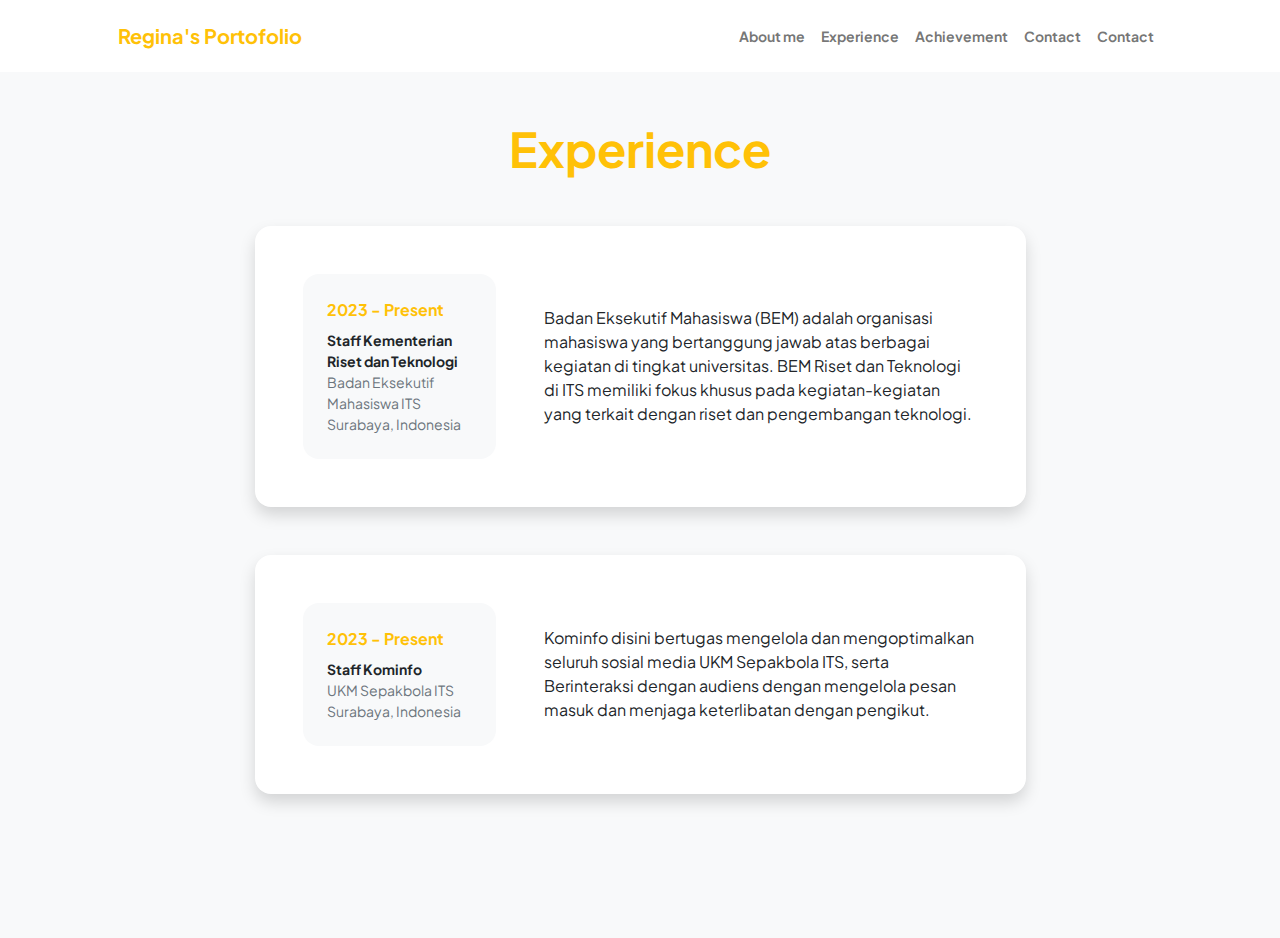
<file: resume.html>
<!DOCTYPE html>
<html lang="en">

<head>
    <meta charset="utf-8" />
    <meta name="viewport" content="width=device-width, initial-scale=1, shrink-to-fit=no" />
    <meta name="description" content="" />
    <meta name="author" content="" />
    <title>Personal - Start Bootstrap Template</title>
    <!-- Favicon-->
    <link rel="icon" type="image/x-icon" href="assets/favicon.ico" />
    <!-- Custom Google font-->
    <link rel="preconnect" href="https://fonts.googleapis.com" />
    <link rel="preconnect" href="https://fonts.gstatic.com" crossorigin />
    <link
        href="https://fonts.googleapis.com/css2?family=Plus+Jakarta+Sans:wght@100;200;300;400;500;600;700;800;900&amp;display=swap"
        rel="stylesheet" />
    <!-- Bootstrap icons-->
    <link href="https://cdn.jsdelivr.net/npm/bootstrap-icons@1.8.1/font/bootstrap-icons.css" rel="stylesheet" />
    <!-- Core theme CSS (includes Bootstrap)-->
    <link href="css/styles.css" rel="stylesheet" />
</head>

<body class="d-flex flex-column h-100 bg-light">
    <main class="flex-shrink-0">
        <!-- Navigation-->
        <nav class="navbar navbar-expand-lg navbar-light bg-white py-3">
            <div class="container px-5">
                <a class="navbar-brand" href="index.html"><span class="fw-bolder text-warning">Regina's Portofolio</span></a>
                <button class="navbar-toggler" type="button" data-bs-toggle="collapse"
                    data-bs-target="#navbarSupportedContent" aria-controls="navbarSupportedContent"
                    aria-expanded="false" aria-label="Toggle navigation"><span
                        class="navbar-toggler-icon"></span></button>
                <div class="collapse navbar-collapse" id="navbarSupportedContent">
                    <ul class="navbar-nav ms-auto mb-2 mb-lg-0 small fw-bolder">
                        <li class="nav-item"><a class="nav-link" href="index.html">About me</a></li>
                        <li class="nav-item"><a class="nav-link" href="resume.html">Experience</a></li>
                        <li class="nav-item"><a class="nav-link" href="projects.html">Achievement</a></li>
                        <li class="nav-item"><a class="nav-link" href="academic.html">Contact</a></li>
                        <li class="nav-item"><a class="nav-link" href="contact.html">Contact</a></li>
                    </ul>
                </div>
            </div>
        </nav>
        <!-- Page Content-->
        <div class="container px-5 my-5">
            <div class="text-center mb-5">
                <h1 class="display-5 fw-bolder mb-0"><span class="text-warning">Experience</span></h1>
            </div>
            <div class="row gx-5 justify-content-center">
                <div class="col-lg-11 col-xl-9 col-xxl-8">
                    <!-- Experience Section-->
                    <section>
                        <!-- Experience Card 1-->
                        <div class="card shadow border-0 rounded-4 mb-5">
                            <div class="card-body p-5">
                                <div class="row align-items-center gx-5">
                                    <div class="col text-center text-lg-start mb-4 mb-lg-0">
                                        <div class="bg-light p-4 rounded-4">
                                            <div class="text-warning fw-bolder mb-2">2023 - Present</div>
                                            <div class="small fw-bolder">Staff Kementerian Riset dan Teknologi</div>
                                            <div class="small text-muted">Badan Eksekutif Mahasiswa ITS</div>
                                            <div class="small text-muted">Surabaya, Indonesia</div>
                                        </div>
                                    </div>
                                    <div class="col-lg-8">
                                        <div>Badan Eksekutif Mahasiswa (BEM) adalah organisasi mahasiswa yang bertanggung jawab atas berbagai kegiatan di tingkat universitas. BEM Riset dan Teknologi di ITS memiliki fokus khusus pada kegiatan-kegiatan yang terkait dengan riset dan pengembangan teknologi. </div>
                                    </div>
                                </div>
                            </div>
                        </div>
                        <!-- Experience Card 2-->
                        <div class="card shadow border-0 rounded-4 mb-5">
                            <div class="card-body p-5">
                                <div class="row align-items-center gx-5">
                                    <div class="col text-center text-lg-start mb-4 mb-lg-0">
                                        <div class="bg-light p-4 rounded-4">
                                            <div class="text-warning fw-bolder mb-2">2023 - Present</div>
                                            <div class="small fw-bolder">Staff Kominfo</div>
                                            <div class="small text-muted">UKM Sepakbola ITS</div>
                                            <div class="small text-muted">Surabaya, Indonesia</div>
                                        </div>
                                    </div>
                                    <div class="col-lg-8">
                                        <div>Kominfo disini bertugas mengelola dan mengoptimalkan seluruh sosial media UKM Sepakbola ITS, serta Berinteraksi dengan audiens dengan mengelola pesan masuk dan menjaga keterlibatan dengan pengikut.</div>
                                    </div>
                                </div>
                            </div>
                        </div>
                    </section>
                    <!-- Education Section-->
                   
                    <!-- Divider-->
                    <div class="pb-5"></div>
                    <!-- Skills Section-->
                 
                </div>
            </div>
        </div>
    </main>
  
    <!-- Bootstrap core JS-->
    <script src="https://cdn.jsdelivr.net/npm/bootstrap@5.2.3/dist/js/bootstrap.bundle.min.js"></script>
    <!-- Core theme JS-->
    <script src="js/scripts.js"></script>
</body>

</html>
</file>
